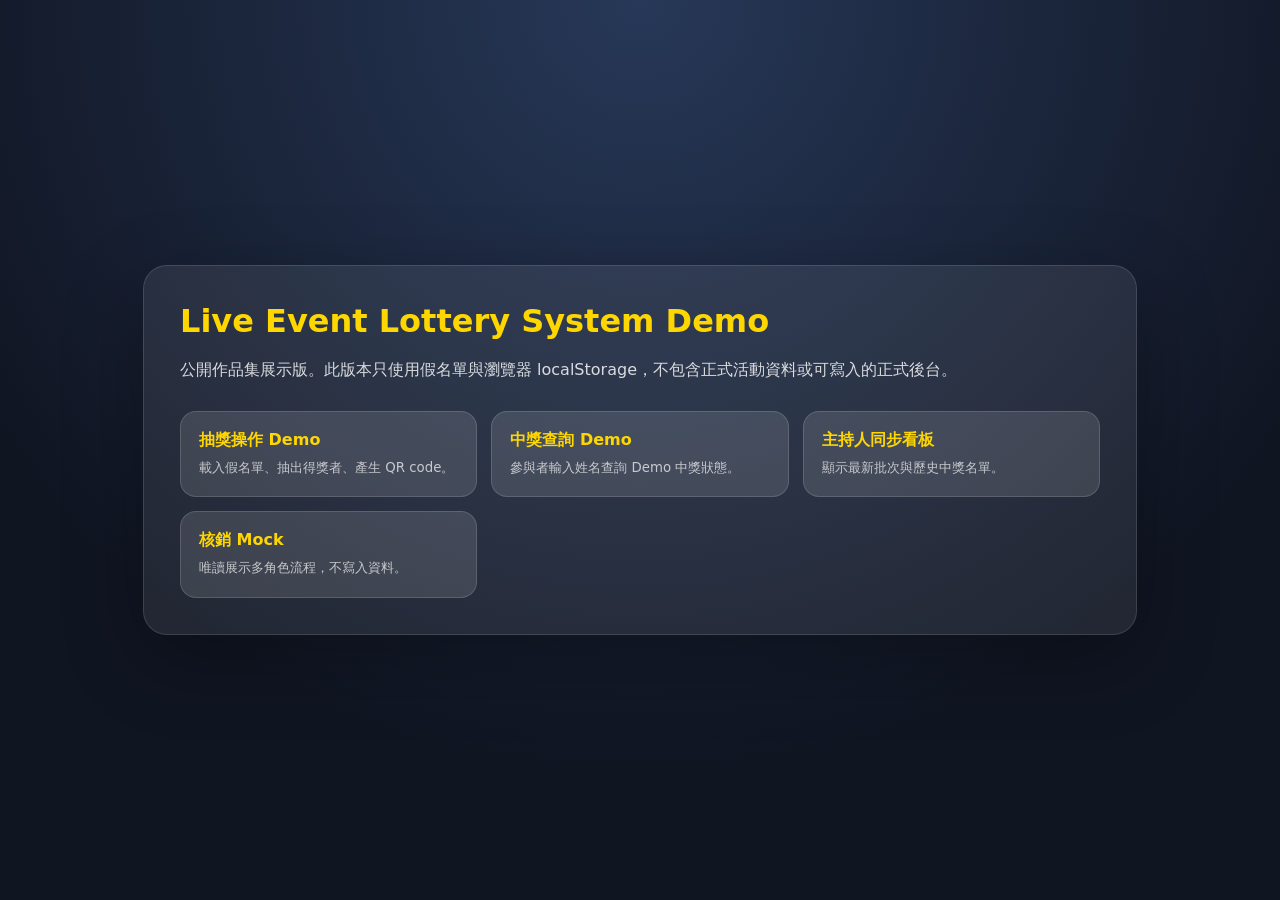
<file: index.html>
<!DOCTYPE html>
<html lang="zh-TW">
<head>
    <meta charset="UTF-8">
    <meta name="viewport" content="width=device-width, initial-scale=1.0">
    <title>Live Event Lottery Demo</title>
    <style>
        body {
            margin: 0;
            min-height: 100vh;
            display: grid;
            place-items: center;
            font-family: "Microsoft JhengHei", system-ui, sans-serif;
            background: radial-gradient(circle at top, #273858, #101522 70%);
            color: #fff;
        }
        main {
            width: min(920px, calc(100% - 32px));
            padding: 36px;
            border-radius: 24px;
            background: rgba(255,255,255,0.08);
            box-shadow: 0 24px 80px rgba(0,0,0,0.3);
            border: 1px solid rgba(255,255,255,0.12);
        }
        h1 { margin: 0 0 12px; color: #ffd700; }
        p { line-height: 1.8; color: rgba(255,255,255,0.82); }
        .links {
            display: grid;
            grid-template-columns: repeat(auto-fit, minmax(220px, 1fr));
            gap: 14px;
            margin-top: 26px;
        }
        a {
            display: block;
            padding: 18px;
            border-radius: 16px;
            color: #fff;
            text-decoration: none;
            background: rgba(255,255,255,0.12);
            border: 1px solid rgba(255,255,255,0.14);
            transition: transform .2s ease, background .2s ease;
        }
        a:hover { transform: translateY(-2px); background: rgba(255,255,255,0.18); }
        strong { display: block; margin-bottom: 6px; color: #ffd700; }
        small { color: rgba(255,255,255,0.7); line-height: 1.6; }
    </style>
</head>
<body>
    <main>
        <h1>Live Event Lottery System Demo</h1>
        <p>
            公開作品集展示版。此版本只使用假名單與瀏覽器 localStorage，不包含正式活動資料或可寫入的正式後台。
        </p>
        <div class="links">
            <a href="lottery.html?room=2026"><strong>抽獎操作 Demo</strong><small>載入假名單、抽出得獎者、產生 QR code。</small></a>
            <a href="check.html?room=2026"><strong>中獎查詢 Demo</strong><small>參與者輸入姓名查詢 Demo 中獎狀態。</small></a>
            <a href="hoster.html?room=2026"><strong>主持人同步看板</strong><small>顯示最新批次與歷史中獎名單。</small></a>
            <a href="admin.html?room=2026"><strong>核銷 Mock</strong><small>唯讀展示多角色流程，不寫入資料。</small></a>
        </div>
    </main>
</body>
</html>
</file>
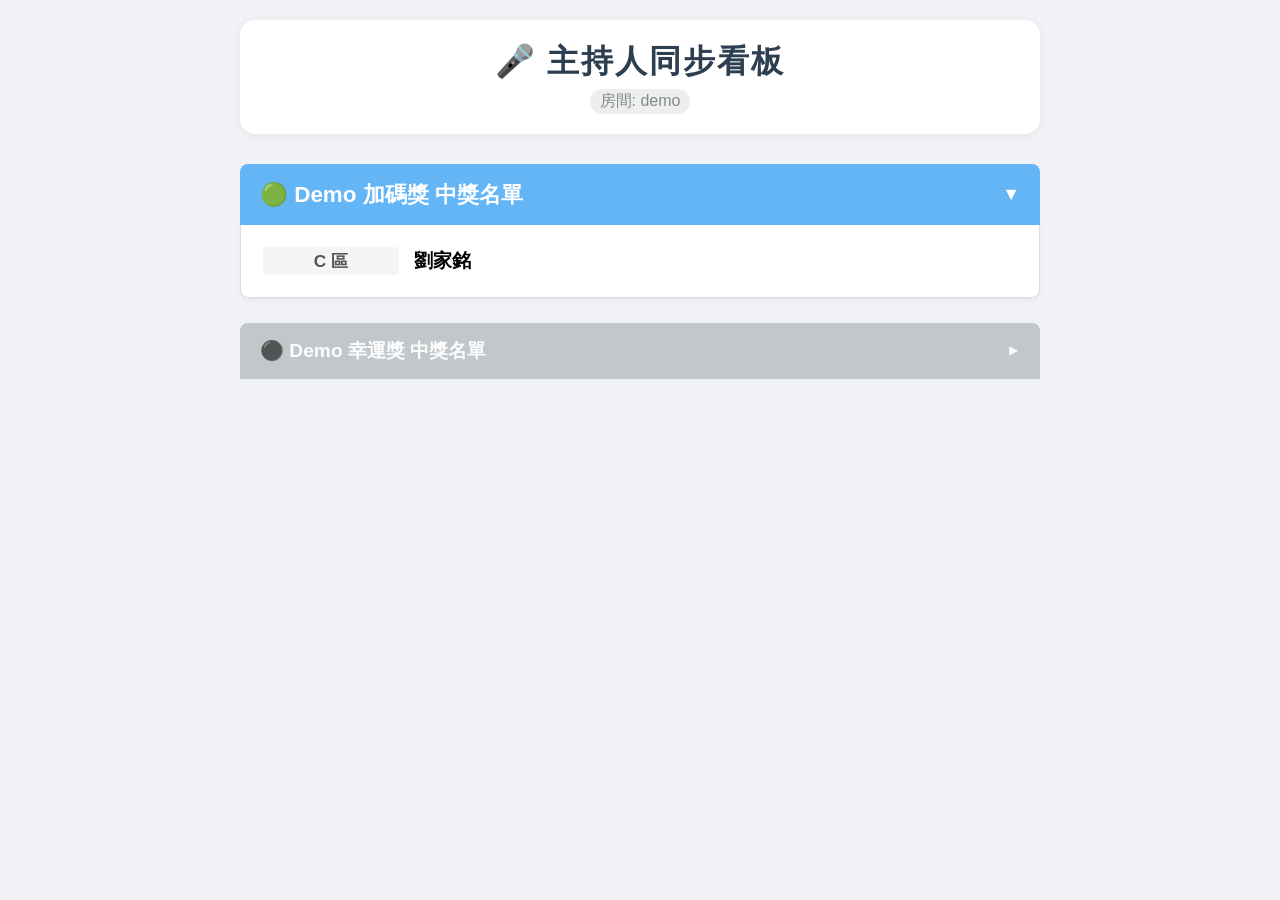
<file: hoster.html>
<!DOCTYPE html>
<html lang="zh-TW">
<head>
    <meta charset="UTF-8">
    <meta name="viewport" content="width=device-width, initial-scale=1.0">
    <title>主持人名單看板</title>
    <link rel="stylesheet" href="style.css">
    <style>
        /* --- 1. 全域設定：清爽舒適風格 (Admin 風) --- */
        body {
            background-color: #f0f2f5 !important; /* 舒適淺灰 */
            color: #333 !important;
            background-image: none !important;
            overflow-y: auto !important;
            padding: 20px;
            font-family: 'Microsoft JhengHei', sans-serif;
        }
        
        /* 隱藏無關元素 */
        #bg-video, #bg-video-mobile, #draw-video, #celebration-overlay {
            display: none !important;
        }
        
        .host-container {
            max-width: 800px;
            margin: 0 auto;
            padding-bottom: 80px;
        }

        /* 頁面大標題 */
        .host-header {
            text-align: center;
            margin-bottom: 30px;
            background: #fff;
            padding: 20px;
            border-radius: 15px;
            box-shadow: 0 2px 10px rgba(0,0,0,0.05);
        }
        .host-header h1 {
            color: #2c3e50;
            margin: 0;
            font-size: 2em;
            letter-spacing: 2px;
        }
        .host-room-info {
            color: #7f8c8d;
            font-size: 1em;
            margin-top: 5px;
            background: #eee;
            display: inline-block;
            padding: 2px 10px;
            border-radius: 20px;
        }

        /* --- 2. 獎項標題通用樣式 --- */
        .prize-section-title {
            text-align: left; /* 改成靠左，比較像清單 */
            padding: 15px 20px;
            margin: 25px 0 0 0;
            font-size: 1.4em;
            font-weight: bold;
            border-radius: 8px 8px 0 0; /* 上方圓角 */
            cursor: pointer;
            user-select: none;
            display: flex;
            align-items: center;
            justify-content: space-between;
            transition: 0.2s;
            border: 1px solid transparent;
        }
        
        /* 箭頭指示 */
        .prize-section-title::after {
            content: '▼';
            font-size: 0.8em;
            transition: transform 0.3s;
        }
        /* 縮起來的時候箭頭向左 */
        .prize-section-title:not(.expanded)::after {
            transform: rotate(-90deg);
        }

        /* --- 3. [最新資料] 樣式：淺綠色 --- */
        .prize-section-title.latest-batch {
            background-color: #e8f5e9; /* 極淺綠 */
            color: #2e7d32;            /* 深綠色字 */
            border-color: #c8e6c9;     /* 綠色邊框 */
            box-shadow: 0 4px 6px rgba(46, 125, 50, 0.1);
        }
        .prize-section-title.latest-batch:hover {
            background-color: #c8e6c9;
        }

        /* --- 4. [舊資料] 樣式：淺藍色 --- */
        .prize-section-title.old-batch {
            background-color: #e3f2fd; /* 極淺藍 */
            color: #1565c0;            /* 深藍色字 */
            border-color: #bbdefb;     /* 藍色邊框 */
            font-size: 1.2em; /* 舊資料字稍微小一點，區分層級 */
            opacity: 0.9;
        }
        .prize-section-title.old-batch:hover {
            background-color: #bbdefb;
        }

        /* --- 5. 內容區塊 (白底黑字) --- */
        .prize-content-wrapper {
            display: none;
            background: #fff;
            border: 1px solid #ddd;
            border-top: none;
            border-radius: 0 0 8px 8px; /* 下方圓角 */
            padding: 10px;
            box-shadow: 0 2px 5px rgba(0,0,0,0.05);
        }
        .prize-content-wrapper.show {
            display: block;
            animation: slideDown 0.3s ease-out;
        }

        /* 單一名單條目 */
        .zone-group {
            background: #fff;
            padding: 12px;
            border-bottom: 1px solid #eee;
            font-size: 1.2em;
            display: flex;
            align-items: center;
            color: #333; /* 純黑字 */
        }
        .zone-group:last-child {
            border-bottom: none;
        }
        .zone-title {
            color: #555;
            font-weight: bold;
            min-width: 120px;
            background: #f5f5f5;
            padding: 2px 8px;
            border-radius: 4px;
            text-align: center;
            margin-right: 15px;
            font-size: 0.9em;
        }
        .zone-names {
            font-weight: bold;
            color: #000;
        }

        @keyframes slideDown {
            from { opacity: 0; transform: translateY(-10px); }
            to { opacity: 1; transform: translateY(0); }
        }
        
        .waiting-msg {
            text-align: center; color: #999; margin-top: 50px; font-size: 1.5em;
        }
    </style>
</head>
<body>

    <div class="host-container">
        <div class="host-header">
            <h1>🎤 主持人同步看板</h1>
            <div class="host-room-info">房間: <span id="room-id-display">...</span></div>
        </div>

        <div id="host-list-area">
            <div class="waiting-msg">等待抽獎結果中...</div>
        </div>
    </div>

    <script type="module" src="hoster.js"></script>
</body>
</html>
</file>
<file: style.css>
/* style.css - v20 (修正版：純淨配色，移除紅色殘留) */
body {
    margin: 0; padding: 0;
    font-family: 'Microsoft JhengHei', sans-serif;
    overflow: hidden; color: white; background-color: #000;
}

/* --- 1. 背景影片 (強制填滿) --- */
#bg-video, #bg-video-mobile {
    position: fixed; top: 0; left: 0;
    width: 100vw; height: 100vh;
    z-index: -99; object-fit: fill; 
}

/* 抽獎與特效 */
#draw-video {
    position: fixed; top: 0; left: 0; width: 100%; height: 100%;
    z-index: 100; object-fit: cover; display: none; background: black;
}
#celebration-overlay {
    position: fixed; top: 0; left: 0; width: 100%; height: 100%;
    z-index: 150; pointer-events: none;
    background: url('movie.gif') no-repeat center center;
    background-size: cover; opacity: 0.6; display: none;
}
.mobile-win-gif {
    background: url('movies1.gif') no-repeat center center !important;
    background-size: cover !important;
}

/* --- 2. 首頁標題 --- */
#main-title {
    position: fixed; top: 5%; left: 50%; transform: translateX(-50%);
    z-index: 20; pointer-events: none;
    background-color: rgba(0, 0, 0, 0.6); padding: 10px 40px; border-radius: 50px;
    font-size: 3.5em; font-weight: 900; letter-spacing: 5px; text-align: center; white-space: nowrap;
}
#main-title span {
    background: linear-gradient(180deg, #fff7cc 0%, #ffd700 30%, #ff8c00 70%, #ff8c00 100%);
    -webkit-background-clip: text; background-clip: text; color: transparent;
    filter: drop-shadow(0 0 15px rgba(255, 0, 0, 0.8));
}

/* --- 3. 面板與 Icon --- */
.control-panel {
    position: fixed; background: rgba(0, 0, 0, 0.6);
    border-radius: 8px; overflow: hidden; transition: 0.3s;
    z-index: 9999 !important;
    width: 40px; height: 40px; top: 20px; cursor: pointer;
    border: 1px solid rgba(255, 215, 0, 0.3);
}
.control-panel.active {
    width: 280px; height: auto; padding: 15px; cursor: default; 
    background: rgba(0, 0, 0, 0.95); border: 1px solid #ffd700;
}
#data-panel { left: 20px; } 
#setting-panel { right: 20px; } 
#music-panel-wrapper { right: 70px; }

.panel-icon { font-size: 20px; text-align: center; line-height: 40px; color: #ffd700; width: 100%; height: 100%; }
.panel-content { display: none; font-size: 14px; text-align: center; }
.control-panel.active .panel-content { display: block; }
.control-panel.active .panel-icon { display: none; }

.file-option {
    display: block; width: 100%; padding: 10px; margin-bottom: 8px;
    background: rgba(255, 255, 255, 0.1); border: 1px solid #555; border-radius: 5px;
    color: white; cursor: pointer; text-align: left; transition: 0.2s;
}
.file-option:hover { background: rgba(255, 215, 0, 0.2); }
.file-option.selected { background: rgba(255, 215, 0, 0.8); color: black; font-weight: bold; border-color: #ffd700; }
.panel-btn-group { display: flex; justify-content: space-between; margin-top: 15px; padding-top: 10px; border-top: 1px solid #555; }
.action-btn { padding: 8px 15px; border: none; border-radius: 5px; cursor: pointer; font-weight: bold; color: white; }
.btn-confirm { background-color: #28a745; }
.btn-reset { background-color: #d32f2f; }

/* 音樂列表 */
#music-list { margin-top: 10px; max-height: 180px; overflow-y: auto; scrollbar-width: thin; scrollbar-color: #ffd700 #333; }
#music-list::-webkit-scrollbar { width: 6px; }
#music-list::-webkit-scrollbar-track { background: #333; }
#music-list::-webkit-scrollbar-thumb { background-color: #ffd700; border-radius: 10px; }
.music-item {
    display: block; width: 100%; padding: 8px; margin-bottom: 5px;
    background: rgba(255, 255, 255, 0.1); border: none; color: white;
    cursor: pointer; text-align: left; border-radius: 5px; transition: 0.2s;
}
.music-item:hover { background: #ffd700; color: black; }
.music-item.active { background: #ff8c00; color: white; font-weight: bold; border-left: 5px solid white; }
.music-item.loop-mode { background: rgba(0, 123, 255, 0.3); border: 1px solid #007bff; }
.music-item.loop-mode:hover { background: #007bff; color: white; }
.music-item.loop-mode.active { background: #007bff; border-left: 5px solid #ffd700; }
#music-toggle-btn { margin-top: 10px; width: 40px; height: 40px; border-radius: 50%; border: 2px solid #fff; background: #d32f2f; color: white; font-size: 20px; cursor: pointer; display: inline-flex; align-items: center; justify-content: center; }

/* 主按鈕 */
.container { display: flex; flex-direction: column; align-items: center; justify-content: flex-end; height: 100vh; padding-bottom: 15vh; box-sizing: border-box; position: relative; z-index: 50; }
#draw-btn { width: auto; min-width: 200px; max-width: 80%; padding: 12px 40px; font-size: 1.3em; background: linear-gradient(45deg, #ff0000, #ff8800); border: none; border-radius: 50px; color: white; cursor: pointer; box-shadow: 0 4px 15px rgba(255, 0, 0, 0.4); letter-spacing: 2px; text-align: center; z-index: 100; }
#draw-btn:active { transform: scale(0.95); }

/* --- 4. 兌獎與核銷頁 (白色方塊) --- */
.mobile-container { position: relative; z-index: 10; height: 100vh; display: flex; flex-direction: column; align-items: center; justify-content: center; padding: 20px; }
.check-box { background: #ffffff; padding: 30px 25px; border-radius: 10px; width: 100%; max-width: 400px; text-align: center; box-shadow: 0 4px 15px rgba(0,0,0,0.2); position: relative; z-index: 20; color: #333; }
.check-box h1 { margin: 0 0 20px 0; color: #333; font-size: 24px; font-weight: bold; }
.check-box input { width: 100%; padding: 12px; margin-bottom: 15px; border: 1px solid #ccc; border-radius: 5px; font-size: 16px; box-sizing: border-box; background: #f9f9f9; }
.check-box button { width: 100%; padding: 12px; background: #007bff; color: white; border: none; border-radius: 5px; font-size: 18px; cursor: pointer; }
#check-result { margin-top: 20px; width: 100%; max-width: 400px; background: rgba(0, 0, 0, 0.7); color: white; border-radius: 10px; padding: 15px; text-align: center; font-weight: bold; font-size: 1.2em; display: none; z-index: 20; box-sizing: border-box; }
.winner-text { color: #ffd700; font-size: 1.4em; display: block; margin-bottom: 8px; }
.loser-text { color: white; font-size: 0.9em; }

/* 查詢頁摺疊標題 (維持原樣) */
.accordion-header {
    background: #444; color: #ffd700; cursor: pointer; padding: 15px; width: 100%;
    box-sizing: border-box; text-align: left; border: none; outline: none;
    font-size: 1.2em; font-weight: bold; border-radius: 5px; margin-top: 10px;
    display: flex; justify-content: space-between; align-items: center;
    box-shadow: 0 2px 5px rgba(0,0,0,0.3);
}
.accordion-header:hover { background: #555; }
.accordion-header.active { background: #0056b3; color: white; }
.accordion-content { padding: 0 10px; display: none; overflow: hidden; background-color: rgba(255, 255, 255, 0.05); border-radius: 0 0 5px 5px; }
.accordion-content.show { display: block; }
.batch-time { font-size: 0.8em; color: #ccc; font-weight: normal; }
.accordion-header.active .batch-time { color: #eee; }
.list-item-row { display: flex; justify-content: space-between; align-items: center; padding: 10px; border-bottom: 1px solid rgba(255,255,255,0.1); }
.list-item-row:last-child { border-bottom: none; }
.zone-tag { background: #e0e0e0; color: #333; padding: 2px 6px; border-radius: 4px; font-size: 0.9em; margin-left: 10px; font-weight: bold; }

/* --- 5. 主持人頁面專用樣式 (Host Only) - 關鍵修正區 --- */

/* 基本標題樣式 (重置紅色漸層) */
.prize-section-title {
    text-align: left;
    padding: 15px 20px;
    margin: 25px 0 0 0;
    font-size: 1.4em;
    font-weight: bold;
    border-radius: 8px 8px 0 0;
    cursor: pointer;
    user-select: none;
    display: flex;
    align-items: center;
    justify-content: space-between;
    transition: 0.2s;
    
    /* 這裡把原本的紅色漸層強制移除 */
    background: none !important;
    background-image: none !important;
    border: none !important;
    box-shadow: none !important;
    text-shadow: none !important;
}

/* 箭頭 */
.prize-section-title::after {
    content: '▼';
    font-size: 0.8em;
    transition: transform 0.3s;
}
.prize-section-title:not(.expanded)::after {
    transform: rotate(-90deg);
}

/* ★★★ 新資料：淡藍色背景，白色文字 ★★★ */
.prize-section-title.latest-batch {
    background-color: #64b5f6 !important; /* 天藍色 */
    color: #ffffff !important;            /* 純白字 */
}
.prize-section-title.latest-batch:hover {
    background-color: #42a5f5 !important;
}

/* ★★★ 舊資料：淡灰色背景，白色文字 ★★★ */
.prize-section-title.old-batch {
    background-color: #bdc3c7 !important; /* 淡灰色 */
    color: #ffffff !important;            /* 純白字 */
}
.prize-section-title.old-batch:hover {
    background-color: #95a5a6 !important;
}

/* 內容區塊：白底黑字 */
.prize-content-wrapper {
    display: none;
    background: #ffffff; /* 純白 */
    border: 1px solid #ddd; /* 灰色邊框 */
    border-top: none;
    border-radius: 0 0 8px 8px;
    padding: 10px;
    box-shadow: 0 2px 5px rgba(0,0,0,0.05);
}
.prize-content-wrapper.show {
    display: block;
    animation: slideDown 0.3s ease-out;
}

/* 主持人頁面的名單列表 (黑字) */
.zone-group { 
    background: #fff; 
    margin-bottom: 0; 
    padding: 12px; 
    border-bottom: 1px solid #eee; 
    border-radius: 0; 
    text-align: left; 
    display: flex; 
    align-items: center; 
    color: #333; /* 文字黑色 */
}
.zone-group:last-child { border-bottom: none; }
.zone-title { 
    color: #555; 
    font-weight: bold; 
    min-width: 120px; 
    background: #f5f5f5; 
    padding: 2px 8px; 
    border-radius: 4px; 
    text-align: center; 
    margin-right: 15px; 
    font-size: 0.9em; 
}
.zone-names { font-weight: bold; color: #000; } /* 人名黑色 */

/* QR Code & 其他 */
#trophy-btn { position: fixed; top: 20px; right: 20px; width: 50px; height: 50px; background: rgba(0, 0, 0, 0.8); border-radius: 50%; color: #ffd700; font-size: 28px; text-align: center; line-height: 50px; cursor: pointer; z-index: 100; border: 2px solid #ffd700; box-shadow: 0 0 10px rgba(255, 215, 0, 0.5); }
#trophy-menu { display: none; position: fixed; top: 80px; right: 20px; background: rgba(0, 0, 0, 0.95); border: 1px solid #ffd700; border-radius: 10px; padding: 10px; z-index: 99; width: 160px; }
#trophy-menu button { background: transparent; border: 1px solid #555; color: white; margin-bottom: 5px; font-size: 14px; padding: 10px; }
#result-area { display: none; position: fixed; top: 50%; left: 50%; transform: translate(-50%, -50%); width: 85%; max-width: 500px; max-height: 70vh; overflow-y: auto; background: rgba(0, 0, 0, 0.95); border: 2px solid #ffd700; border-radius: 15px; padding: 30px 20px; z-index: 200; box-shadow: 0 0 50px rgba(255, 215, 0, 0.3); text-align: center; }
.close-modal { position: absolute; top: 10px; right: 15px; font-size: 28px; color: #aaa; cursor: pointer; z-index: 201; }
.batch-separator { margin: 25px 0 10px 0; text-align: center; color: #00e5ff; font-size: 1.4em; font-weight: bold; border-bottom: 1px dashed #555; padding-bottom: 5px; text-shadow: 0 0 5px rgba(0, 229, 255, 0.5); }
#qr-container { position: fixed; bottom: 15px; left: 15px; background: white; padding: 5px; border-radius: 5px; text-align: center; z-index: 60; }
#qrcode img { display: block; margin: 0 auto; }
</file>
